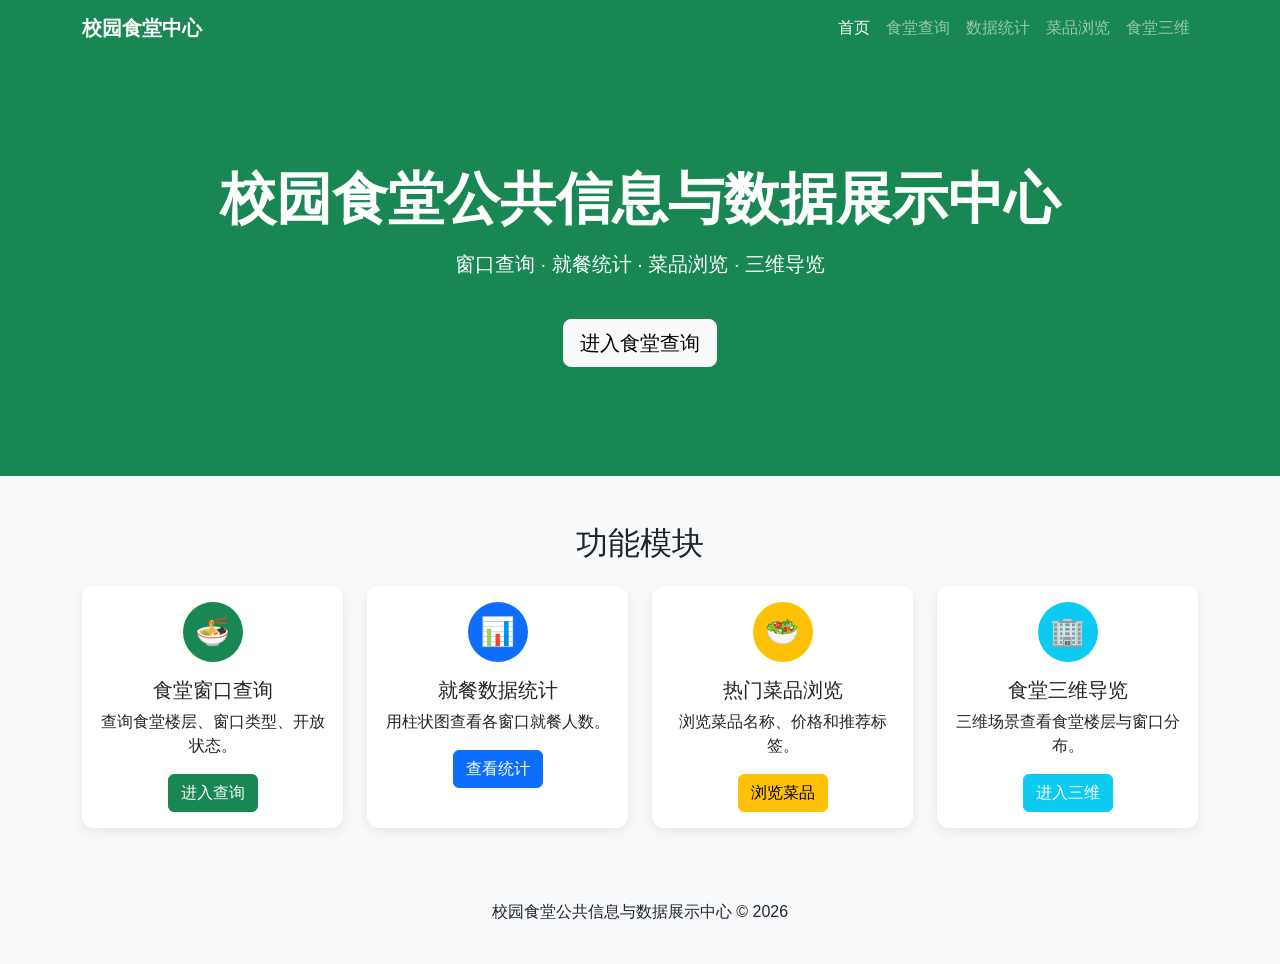
<file: campus-canteen/index.html>
<!DOCTYPE html>
<html lang="zh-CN">
<head>
  <meta charset="UTF-8" />
  <meta name="viewport" content="width=device-width, initial-scale=1.0" />
  <title>校园食堂公共信息与数据展示中心</title>
  <link href="https://cdn.jsdelivr.net/npm/bootstrap@5.3.0/dist/css/bootstrap.min.css" rel="stylesheet" />
  <link rel="stylesheet" href="css/style.css" />
</head>
<body>

  <!-- 导航栏 -->
  <nav class="navbar navbar-expand-lg navbar-dark bg-success">
    <div class="container">
      <a class="navbar-brand fw-bold" href="index.html">校园食堂中心</a>
      <button class="navbar-toggler" type="button" data-bs-toggle="collapse" data-bs-target="#navMenu">
        <span class="navbar-toggler-icon"></span>
      </button>
      <div class="collapse navbar-collapse" id="navMenu">
        <ul class="navbar-nav ms-auto mb-2 mb-lg-0">
          <li class="nav-item"><a class="nav-link active" href="index.html">首页</a></li>
          <li class="nav-item"><a class="nav-link" href="canteen-list.html">食堂查询</a></li>
          <li class="nav-item"><a class="nav-link" href="canteen-chart.html">数据统计</a></li>
          <li class="nav-item"><a class="nav-link" href="canteen-food.html">菜品浏览</a></li>
          <li class="nav-item"><a class="nav-link" href="three-d/canteen-scene.html">食堂三维</a></li>
        </ul>
      </div>
    </div>
  </nav>

  <!-- 主图 Banner -->
  <header class="canteen-banner">
    <div class="banner-overlay">
      <div class="container text-center text-white">
        <h1 class="display-4 fw-bold">校园食堂公共信息与数据展示中心</h1>
        <p class="lead mt-3">窗口查询 · 就餐统计 · 菜品浏览 · 三维导览</p>
        <a href="canteen-list.html" class="btn btn-light btn-lg mt-4">进入食堂查询</a>
      </div>
    </div>
  </header>

  <!-- 功能入口 -->
  <main class="container my-5">
    <h2 class="text-center mb-4">功能模块</h2>
    <div class="row g-4">

      <div class="col-md-6 col-lg-3">
        <div class="card h-100">
          <div class="card-body text-center">
            <div class="icon-box bg-success text-white mb-3">🍜</div>
            <h5 class="card-title">食堂窗口查询</h5>
            <p class="card-text">查询食堂楼层、窗口类型、开放状态。</p>
            <a href="canteen-list.html" class="btn btn-success">进入查询</a>
          </div>
        </div>
      </div>

      <div class="col-md-6 col-lg-3">
        <div class="card h-100">
          <div class="card-body text-center">
            <div class="icon-box bg-primary text-white mb-3">📊</div>
            <h5 class="card-title">就餐数据统计</h5>
            <p class="card-text">用柱状图查看各窗口就餐人数。</p>
            <a href="canteen-chart.html" class="btn btn-primary">查看统计</a>
          </div>
        </div>
      </div>

      <div class="col-md-6 col-lg-3">
        <div class="card h-100">
          <div class="card-body text-center">
            <div class="icon-box bg-warning text-white mb-3">🥗</div>
            <h5 class="card-title">热门菜品浏览</h5>
            <p class="card-text">浏览菜品名称、价格和推荐标签。</p>
            <a href="canteen-food.html" class="btn btn-warning">浏览菜品</a>
          </div>
        </div>
      </div>

      <div class="col-md-6 col-lg-3">
        <div class="card h-100">
          <div class="card-body text-center">
            <div class="icon-box bg-info text-white mb-3">🏢</div>
            <h5 class="card-title">食堂三维导览</h5>
            <p class="card-text">三维场景查看食堂楼层与窗口分布。</p>
            <a href="three-d/canteen-scene.html" class="btn btn-info text-white">进入三维</a>
          </div>
        </div>
      </div>

    </div>
  </main>

  <footer class="bg-light py-4 text-center">
    <p>校园食堂公共信息与数据展示中心 © 2026</p>
  </footer>

  <script src="https://cdn.jsdelivr.net/npm/bootstrap@5.3.0/dist/js/bootstrap.bundle.min.js"></script>
</body>
</html>
</file>
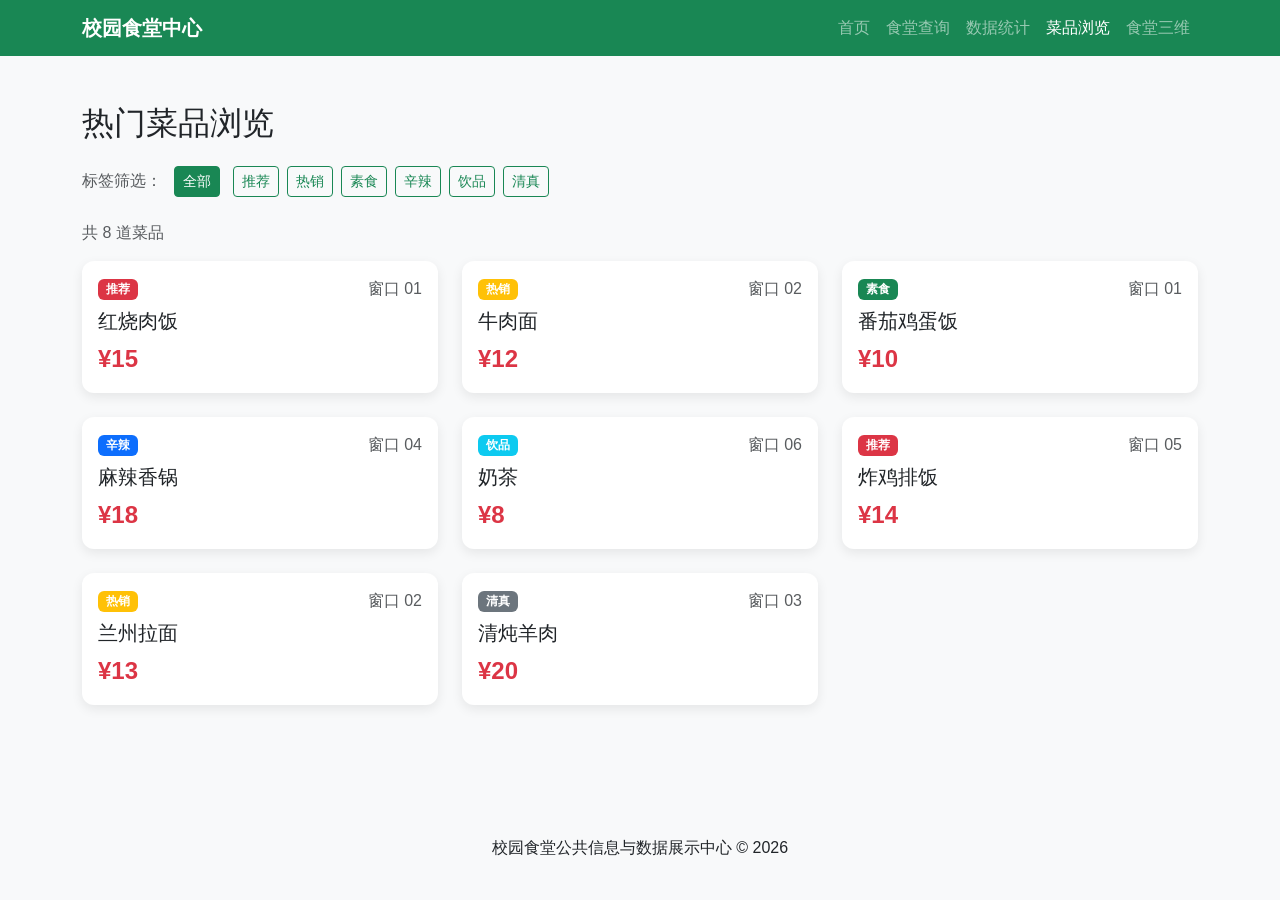
<file: campus-canteen/canteen-food.html>
<!DOCTYPE html>
<html lang="zh-CN">
<head>
  <meta charset="UTF-8" />
  <meta name="viewport" content="width=device-width, initial-scale=1.0" />
  <title>菜品浏览 - 校园食堂中心</title>
  <link href="https://cdn.jsdelivr.net/npm/bootstrap@5.3.0/dist/css/bootstrap.min.css" rel="stylesheet" />
  <link rel="stylesheet" href="css/style.css" />
</head>
<body>

  <nav class="navbar navbar-expand-lg navbar-dark bg-success">
    <div class="container">
      <a class="navbar-brand fw-bold" href="index.html">校园食堂中心</a>
      <button class="navbar-toggler" type="button" data-bs-toggle="collapse" data-bs-target="#navMenu">
        <span class="navbar-toggler-icon"></span>
      </button>
      <div class="collapse navbar-collapse" id="navMenu">
        <ul class="navbar-nav ms-auto mb-2 mb-lg-0">
          <li class="nav-item"><a class="nav-link" href="index.html">首页</a></li>
          <li class="nav-item"><a class="nav-link" href="canteen-list.html">食堂查询</a></li>
          <li class="nav-item"><a class="nav-link" href="canteen-chart.html">数据统计</a></li>
          <li class="nav-item"><a class="nav-link active" href="canteen-food.html">菜品浏览</a></li>
          <li class="nav-item"><a class="nav-link" href="three-d/canteen-scene.html">食堂三维</a></li>
        </ul>
      </div>
    </div>
  </nav>

  <main class="container my-5">
    <h2 class="mb-4">热门菜品浏览</h2>

    <div class="mb-4" id="tagBar">
      <span class="text-muted me-2">标签筛选：</span>
      <button class="btn btn-sm btn-outline-success me-2 active" data-tag="all">全部</button>
    </div>

    <div id="foodCount" class="text-muted mb-3">共 0 道菜品</div>

    <div id="foodList" class="row g-4">
      <!-- 菜品卡片由 JS 生成 -->
    </div>

    <div id="emptyTip" class="text-center text-muted py-5 d-none">
      <p>没有匹配的菜品，请选择其他标签。</p>
    </div>
  </main>

  <footer class="bg-light py-4 text-center">
    <p>校园食堂公共信息与数据展示中心 © 2026</p>
  </footer>

  <script src="https://cdn.jsdelivr.net/npm/bootstrap@5.3.0/dist/js/bootstrap.bundle.min.js"></script>
  <script>
    let allFoods = [];
    let currentTag = 'all';

    const tagBar = document.getElementById('tagBar');
    const foodList = document.getElementById('foodList');
    const foodCount = document.getElementById('foodCount');
    const emptyTip = document.getElementById('emptyTip');

    const tagColor = {
      "推荐": "danger", "热销": "warning", "素食": "success",
      "辛辣": "primary", "饮品": "info", "清真": "secondary"
    };

    function render() {
      const list = currentTag === 'all' ? allFoods : allFoods.filter(f => f.tag === currentTag);
      foodList.innerHTML = '';
      foodCount.textContent = `共 ${list.length} 道菜品`;
      emptyTip.classList.toggle('d-none', list.length > 0);

      list.forEach(f => {
        const color = tagColor[f.tag] || 'secondary';
        const card = `
          <div class="col-md-6 col-lg-4">
            <div class="card h-100">
              <div class="card-body">
                <div class="d-flex justify-content-between align-items-center mb-2">
                  <span class="badge bg-${color}">${f.tag}</span>
                  <span class="text-muted">窗口 ${f.window}</span>
                </div>
                <h5 class="card-title">${f.name}</h5>
                <p class="card-text fs-4 text-danger fw-bold mb-0">¥${f.price}</p>
              </div>
            </div>
          </div>`;
        foodList.insertAdjacentHTML('beforeend', card);
      });
    }

    function buildTagBar() {
      const tags = [...new Set(allFoods.map(f => f.tag))];
      tags.forEach(t => {
        const btn = document.createElement('button');
        btn.className = 'btn btn-sm btn-outline-success me-2';
        btn.dataset.tag = t;
        btn.textContent = t;
        tagBar.appendChild(btn);
      });

      tagBar.addEventListener('click', e => {
        const btn = e.target.closest('button[data-tag]');
        if (!btn) return;
        currentTag = btn.dataset.tag;
        tagBar.querySelectorAll('button[data-tag]').forEach(b => b.classList.remove('active'));
        btn.classList.add('active');
        render();
      });
    }

    fetch('data/canteen-data.json')
      .then(res => res.json())
      .then(data => {
        allFoods = data.foods;
        buildTagBar();
        render();
      })
      .catch(err => {
        foodList.innerHTML = '<div class="col-12 text-center text-danger py-5">数据加载失败，请检查 data/canteen-data.json。</div>';
        console.error(err);
      });
  </script>
</body>
</html>
</file>
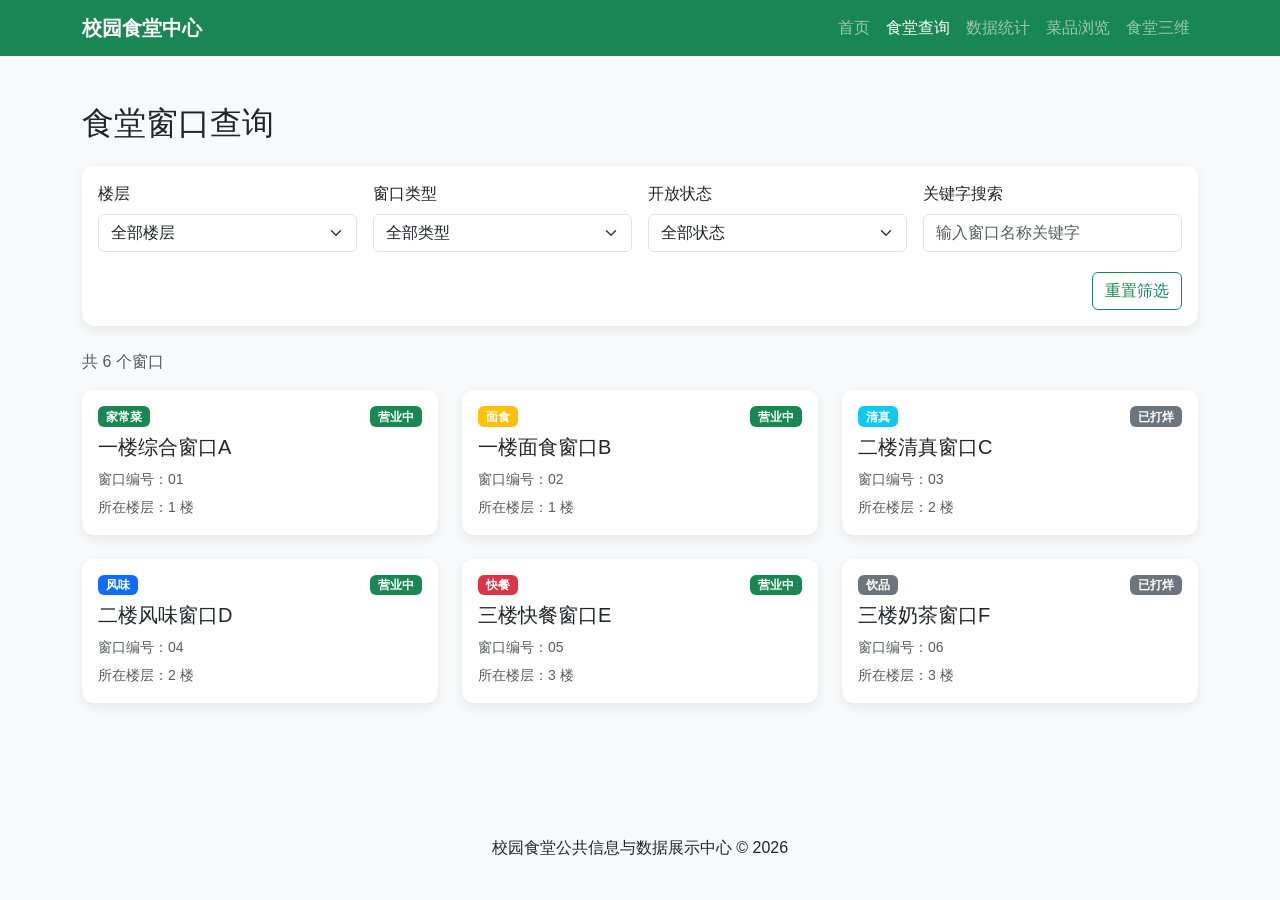
<file: campus-canteen/canteen-list.html>
<!DOCTYPE html>
<html lang="zh-CN">
<head>
  <meta charset="UTF-8" />
  <meta name="viewport" content="width=device-width, initial-scale=1.0" />
  <title>食堂窗口查询 - 校园食堂中心</title>
  <link href="https://cdn.jsdelivr.net/npm/bootstrap@5.3.0/dist/css/bootstrap.min.css" rel="stylesheet" />
  <link rel="stylesheet" href="css/style.css" />
</head>
<body>

  <nav class="navbar navbar-expand-lg navbar-dark bg-success">
    <div class="container">
      <a class="navbar-brand fw-bold" href="index.html">校园食堂中心</a>
      <button class="navbar-toggler" type="button" data-bs-toggle="collapse" data-bs-target="#navMenu">
        <span class="navbar-toggler-icon"></span>
      </button>
      <div class="collapse navbar-collapse" id="navMenu">
        <ul class="navbar-nav ms-auto mb-2 mb-lg-0">
          <li class="nav-item"><a class="nav-link" href="index.html">首页</a></li>
          <li class="nav-item"><a class="nav-link active" href="canteen-list.html">食堂查询</a></li>
          <li class="nav-item"><a class="nav-link" href="canteen-chart.html">数据统计</a></li>
          <li class="nav-item"><a class="nav-link" href="canteen-food.html">菜品浏览</a></li>
          <li class="nav-item"><a class="nav-link" href="three-d/canteen-scene.html">食堂三维</a></li>
        </ul>
      </div>
    </div>
  </nav>

  <main class="container my-5">
    <h2 class="mb-4">食堂窗口查询</h2>

    <div class="card mb-4">
      <div class="card-body">
        <div class="row g-3 align-items-end">
          <div class="col-md-3">
            <label class="form-label">楼层</label>
            <select id="floorFilter" class="form-select">
              <option value="">全部楼层</option>
              <option value="1">1 楼</option>
              <option value="2">2 楼</option>
              <option value="3">3 楼</option>
            </select>
          </div>
          <div class="col-md-3">
            <label class="form-label">窗口类型</label>
            <select id="typeFilter" class="form-select">
              <option value="">全部类型</option>
            </select>
          </div>
          <div class="col-md-3">
            <label class="form-label">开放状态</label>
            <select id="statusFilter" class="form-select">
              <option value="">全部状态</option>
              <option value="open">营业中</option>
              <option value="close">已打烊</option>
            </select>
          </div>
          <div class="col-md-3">
            <label class="form-label">关键字搜索</label>
            <input id="keywordInput" type="text" maxlength="20" class="form-control" placeholder="输入窗口名称关键字" />
          </div>
        </div>
        <div class="row g-3 mt-1">
          <div class="col-12 d-flex justify-content-between align-items-center">
            <span id="inputError" class="text-danger small"></span>
            <button id="resetBtn" class="btn btn-outline-success">重置筛选</button>
          </div>
        </div>
      </div>
    </div>

    <div id="resultCount" class="text-muted mb-3">共 0 个窗口</div>

    <div id="windowList" class="row g-4">
      <!-- 卡片由 JS 动态生成 -->
    </div>

    <div id="emptyTip" class="text-center text-muted py-5 d-none">
      <p>没有匹配的窗口，请调整筛选条件。</p>
    </div>
  </main>

  <footer class="bg-light py-4 text-center">
    <p>校园食堂公共信息与数据展示中心 © 2026</p>
  </footer>

  <script src="https://cdn.jsdelivr.net/npm/bootstrap@5.3.0/dist/js/bootstrap.bundle.min.js"></script>
  <script>
    let allWindows = [];

    const floorFilter = document.getElementById('floorFilter');
    const typeFilter = document.getElementById('typeFilter');
    const statusFilter = document.getElementById('statusFilter');
    const keywordInput = document.getElementById('keywordInput');
    const inputError = document.getElementById('inputError');
    const resetBtn = document.getElementById('resetBtn');
    const windowList = document.getElementById('windowList');
    const resultCount = document.getElementById('resultCount');
    const emptyTip = document.getElementById('emptyTip');

    const typeMap = { "家常菜": "success", "面食": "warning", "清真": "info", "风味": "primary", "快餐": "danger", "饮品": "secondary" };

    function render(list) {
      windowList.innerHTML = '';
      resultCount.textContent = `共 ${list.length} 个窗口`;
      emptyTip.classList.toggle('d-none', list.length > 0);

      list.forEach(item => {
        const typeColor = typeMap[item.type] || 'secondary';
        const statusBadge = item.status === 'open'
          ? '<span class="badge bg-success">营业中</span>'
          : '<span class="badge bg-secondary">已打烊</span>';
        const card = `
          <div class="col-md-6 col-lg-4">
            <div class="card h-100">
              <div class="card-body">
                <div class="d-flex justify-content-between align-items-center mb-2">
                  <span class="badge bg-${typeColor}">${item.type}</span>
                  ${statusBadge}
                </div>
                <h5 class="card-title">${item.name}</h5>
                <p class="card-text mb-1"><small class="text-muted">窗口编号：${item.window}</small></p>
                <p class="card-text"><small class="text-muted">所在楼层：${item.floor} 楼</small></p>
              </div>
            </div>
          </div>`;
        windowList.insertAdjacentHTML('beforeend', card);
      });
    }

    function applyFilter() {
      const f = floorFilter.value;
      const t = typeFilter.value;
      const s = statusFilter.value;
      const kw = keywordInput.value.trim();

      // 非法输入校验：禁止尖括号、引号、&、反斜杠等可能用于注入的字符
      if (/[<>"'&\\]/.test(kw)) {
        inputError.textContent = '输入包含非法字符（< > " \' & \\），请重新输入';
        windowList.innerHTML = '';
        resultCount.textContent = '共 0 个窗口';
        emptyTip.classList.add('d-none');
        return;
      }
      inputError.textContent = '';

      const filtered = allWindows.filter(w =>
        (!f || w.floor === f) &&
        (!t || w.type === t) &&
        (!s || w.status === s) &&
        (!kw || w.name.includes(kw))
      );
      render(filtered);
    }

    function initTypeOptions() {
      const types = [...new Set(allWindows.map(w => w.type))];
      types.forEach(t => {
        const opt = document.createElement('option');
        opt.value = t;
        opt.textContent = t;
        typeFilter.appendChild(opt);
      });
    }

    fetch('data/canteen-data.json')
      .then(res => res.json())
      .then(data => {
        allWindows = data.windows;
        initTypeOptions();
        render(allWindows);
      })
      .catch(err => {
        windowList.innerHTML = '<div class="col-12 text-center text-danger py-5">数据加载失败，请检查网络或 data/canteen-data.json 是否存在。</div>';
        console.error(err);
      });

    [floorFilter, typeFilter, statusFilter].forEach(el => el.addEventListener('change', applyFilter));
    keywordInput.addEventListener('input', applyFilter);
    resetBtn.addEventListener('click', () => {
      floorFilter.value = '';
      typeFilter.value = '';
      statusFilter.value = '';
      keywordInput.value = '';
      inputError.textContent = '';
      render(allWindows);
    });
  </script>
</body>
</html>
</file>
<file: campus-canteen/css/style.css>
* {
  margin: 0;
  padding: 0;
  box-sizing: border-box;
}

body {
  min-height: 100vh;
  display: flex;
  flex-direction: column;
  font-family: "Microsoft YaHei", Arial, sans-serif;
  background-color: #f8f9fa;
}

main {
  flex-grow: 1;
}

/* 食堂主图 Banner */
.canteen-banner {
  position: relative;
  width: 100%;
  height: 420px;
  background-color: #198754;
}

.banner-overlay {
  position: absolute;
  top: 0;
  left: 0;
  width: 100%;
  height: 100%;
  display: flex;
  align-items: center;
  justify-content: center;
  padding: 20px;
}

/* 功能卡片 */
.card {
  border: none;
  border-radius: 12px;
  box-shadow: 0 4px 12px rgba(0, 0, 0, 0.08);
  transition: 0.3s;
}

.card:hover {
  transform: translateY(-6px);
  box-shadow: 0 10px 20px rgba(0, 0, 0, 0.12);
}

.icon-box {
  width: 60px;
  height: 60px;
  border-radius: 50%;
  display: flex;
  align-items: center;
  justify-content: center;
  font-size: 28px;
  margin: 0 auto;
}
</file>
